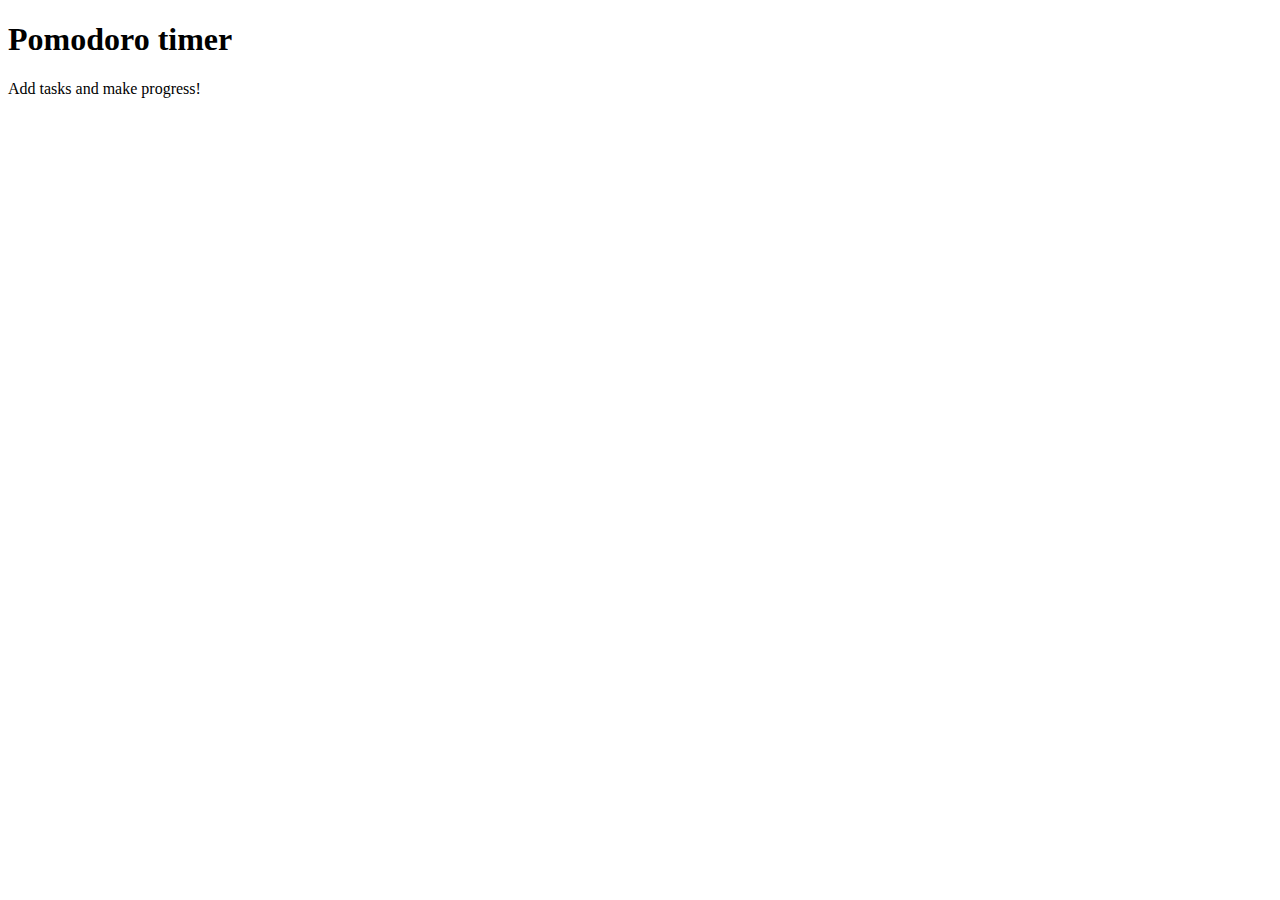
<file: index.html>
<!doctype html>
<html lang="en">
  <head>
    <meta charset="utf-8" />
    <meta name="viewport" content="width=device-width, initial-scale=1" />
    <title>Pomodoro Timer</title>
    <meta name="description" content="A Pomodoro timer to track tasks and maintain productivity" />
  </head>

  <body>
    <header>
      <h1>Pomodoro timer</h1>
      <p>Add tasks and make progress!</p>
    </header>

  </body>
</html>
</file>
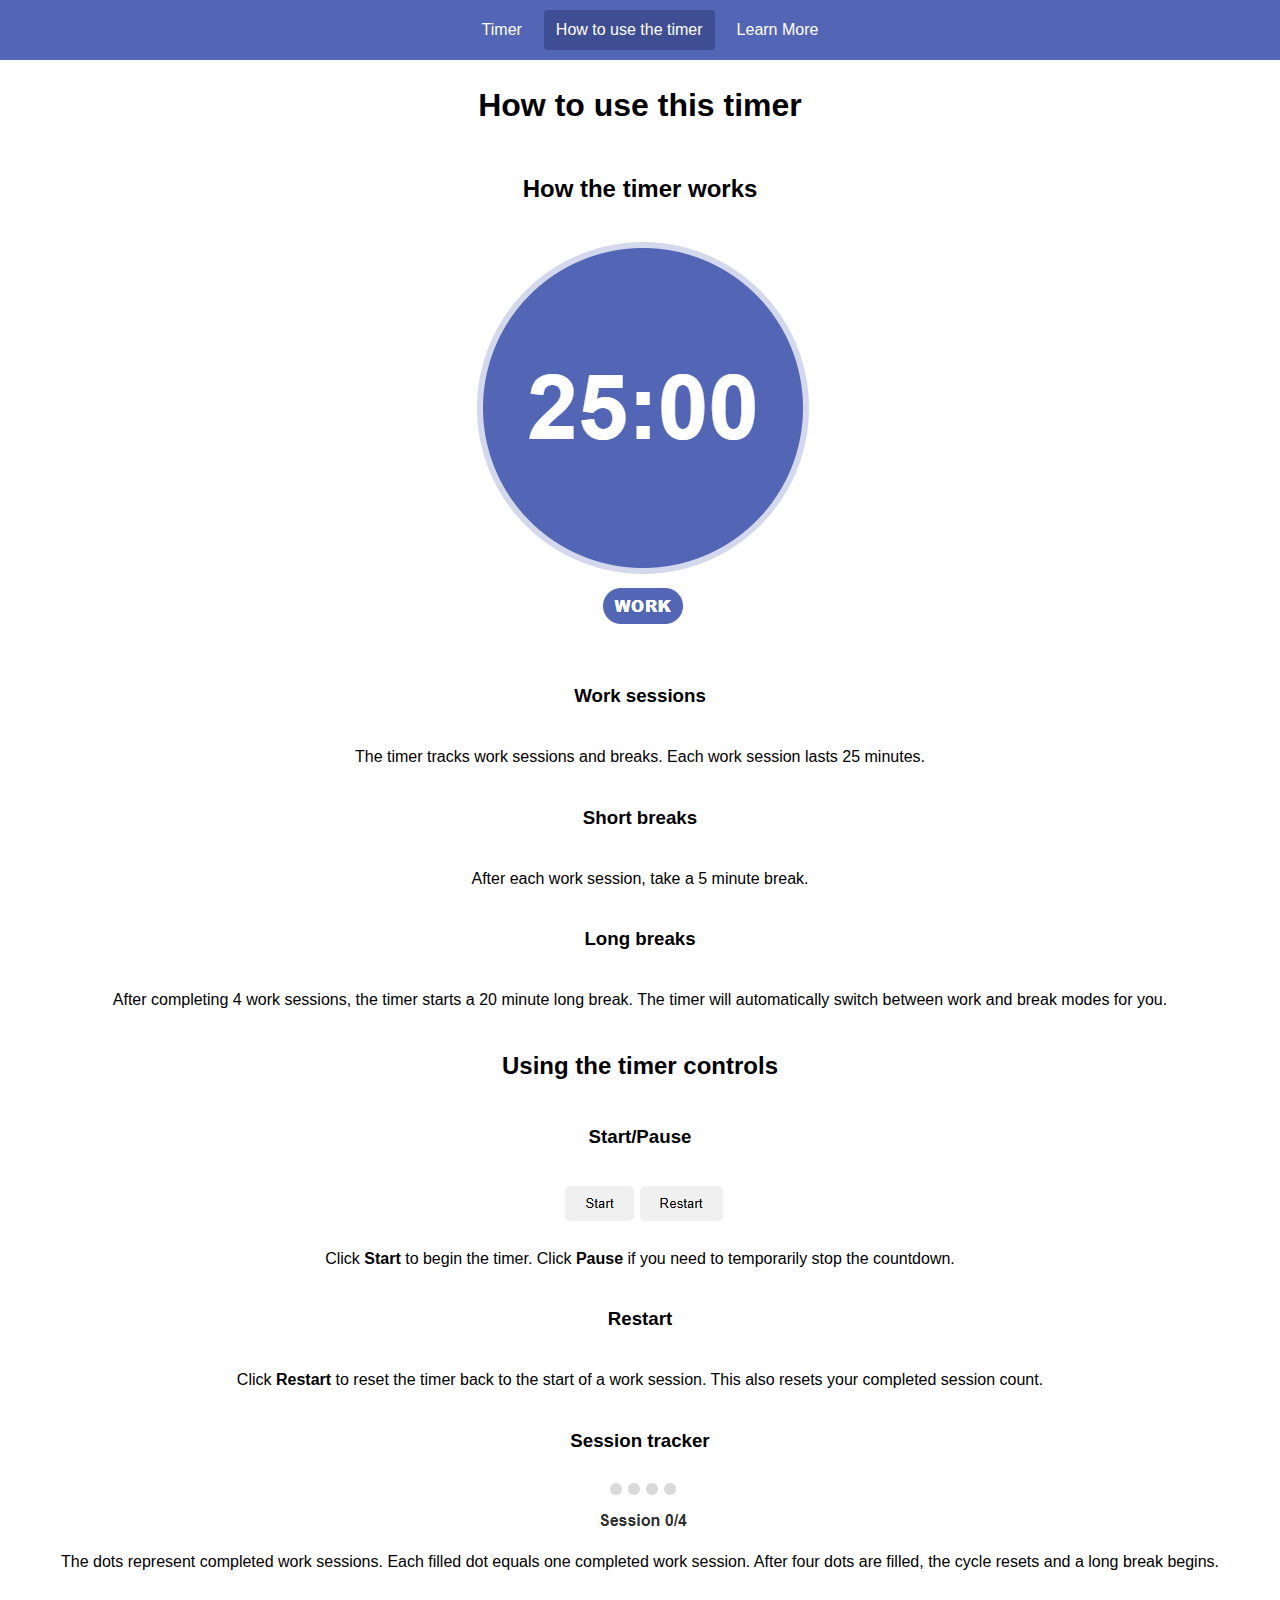
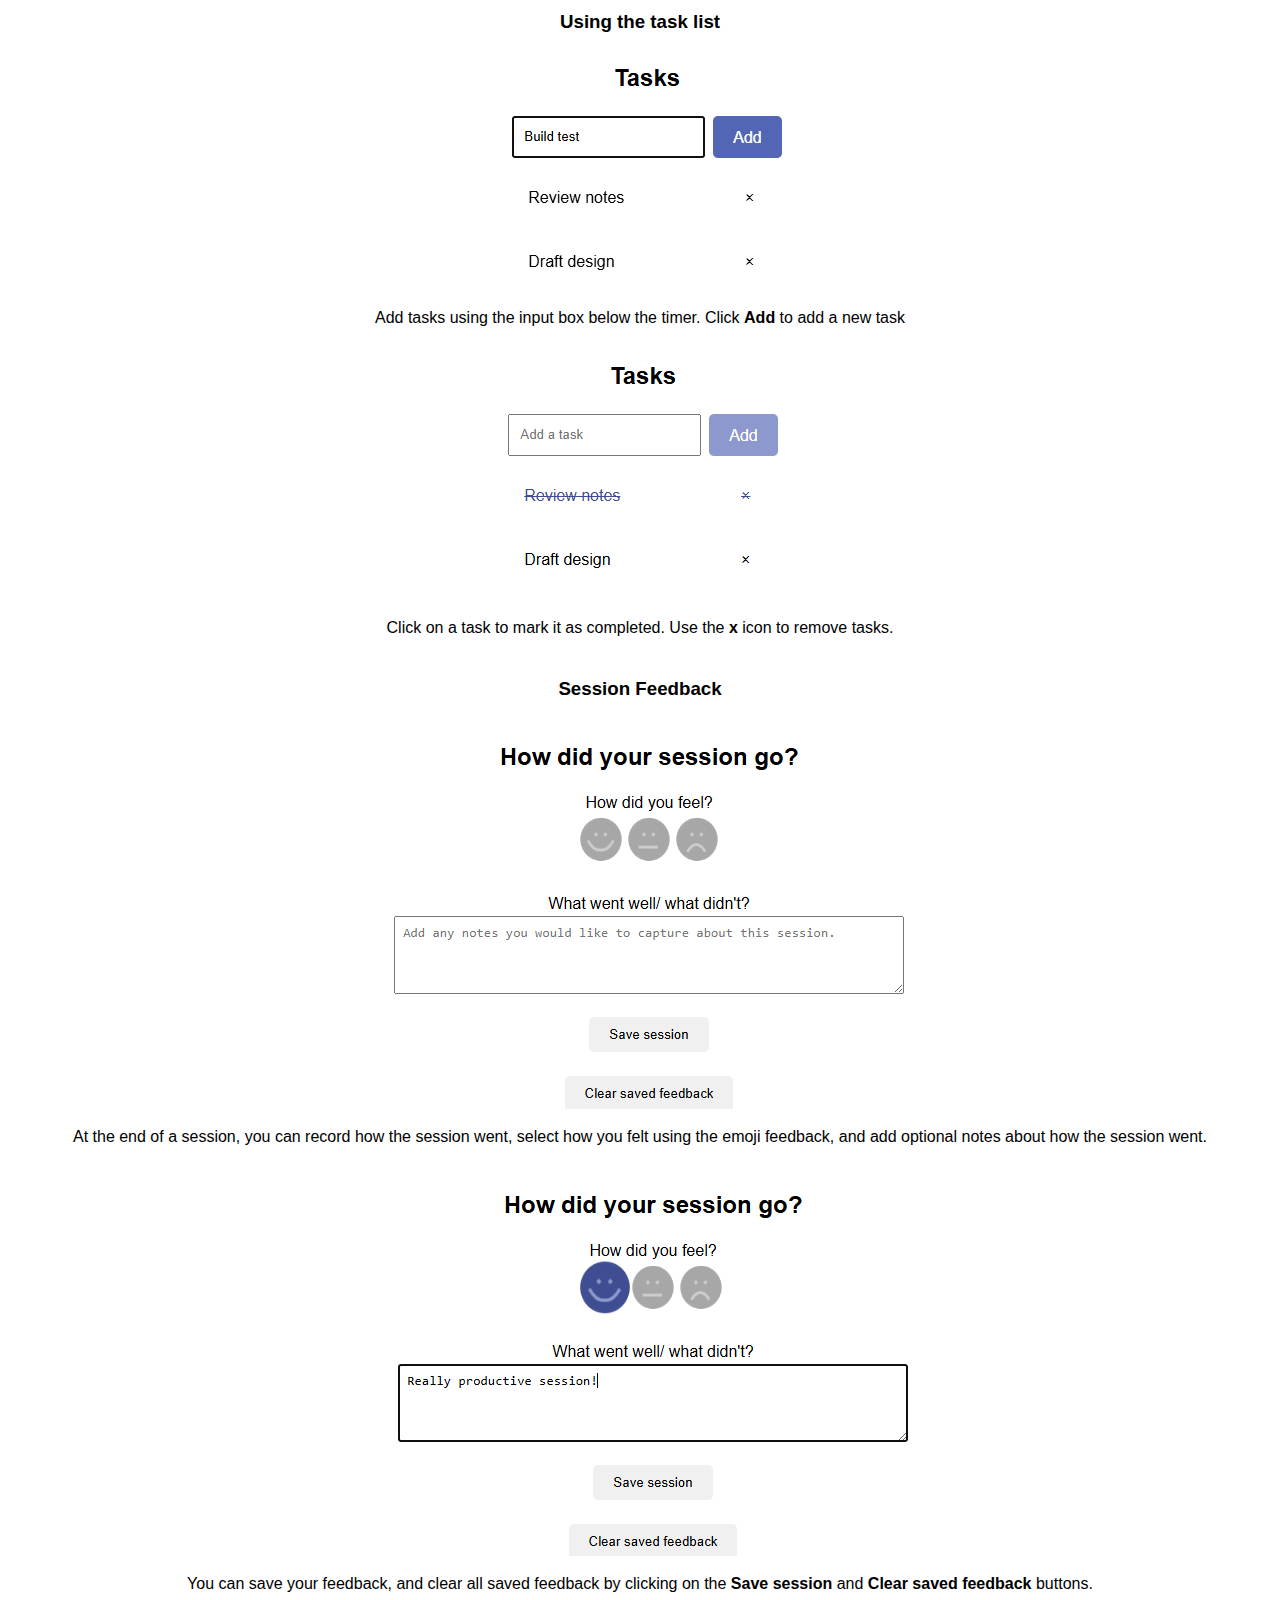
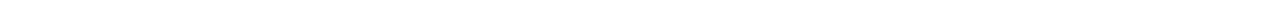
<file: how-to-use.html>
<!doctype html>
<html lang="en">
  <head>
    <meta charset="utf-8"/>
    <meta name="viewport" content="width=device-width, initial-scale=1"/>
    <title>Pomodoro Timer</title>
    <link rel="stylesheet" href="assets/css/style.css">
    <meta name="description" content="A Pomodoro timer to track tasks and maintain productivity"/>
  </head>

  <body>
    <!-- Nav bar at the top of each page -->
    <nav class="site-nav">
        <input type="checkbox" id="nav-toggle" class="nav-toggle">
        <div class="nav-top">
            <label for="nav-toggle" class="nav-toggle-label">&#9776;</label>
            <span class="nav-current">How to use the timer</span>
        </div>
        <div class="nav-links">
            <a href="index.html">Timer</a>
            <a href="how-to-use.html" class="active">How to use the timer</a>
            <a href="learn-more.html">Learn More</a>
        </div>
    </nav>
    <main class="page">
      <header>
        <h1>How to use this timer</h1>
      </header>
      <h2>How the timer works</h2>
      <img src="assets/images/timer-screenshot.png" alt="A screenshot of the pomodoro timer.">
      <h3>Work sessions</h3>
      <p>The timer tracks work sessions and breaks. Each work session lasts 25 minutes.</p>
      <h3>Short breaks</h3>
      <p>After each work session, take a 5 minute break.</p>
      <h3>Long breaks</h3>
      <p>After completing 4 work sessions, the timer starts a 20 minute long break. The timer will automatically switch between work and break modes for you.</p>
      <h2>Using the timer controls</h2>
      <h3>Start/Pause</h3>
      <img src="assets/images/start-restart-buttons.png" alt="'Start/Pause' and 'Restart' buttons.">
      <p>Click <strong>Start</strong> to begin the timer. Click <strong>Pause</strong> if you need to temporarily stop the countdown.</p>
      <h3>Restart</h3>
      <p>Click <strong>Restart</strong> to reset the timer back to the start of a work session. This also resets your completed session count.</p>
      <h3> Session tracker</h3>
      <img src="assets/images/session-tracker.png" alt="Four dots and a label showing how many work sessions are completed.">
      <p>The dots represent completed work sessions. Each filled dot equals one completed work session. After four dots are filled, the cycle resets and a long break begins.</p>
      <h3>Using the task list</h3>
      <img src="assets/images/task-list-1.png" alt="A screenshot of the blank task list.">
      <p>Add tasks using the input box below the timer. Click <strong>Add</strong> to add a new task</p>
      <img src="assets/images/task-list-2.png" alt="A screenshot of the task list with tasks added and completed.">
      <p>Click on a task to mark it as completed. Use the <strong>x</strong> icon to remove tasks.</p>
      <h3>Session Feedback</h3>
      <img src="assets/images/session-feedback-1.png" alt="A screenshot of the blank feedback section.">
      <p>At the end of a session, you can record how the session went, select how you felt using the emoji feedback, and add optional notes about how the session went.</p>
      <img src="assets/images/session-feedback-2.png" alt="A screenshot of a completed feedback section.">
      <p>You can save your feedback, and clear all saved feedback by clicking on the <strong>Save session</strong> and <strong>Clear saved feedback</strong> buttons.</p>
    </main>
    <script src="assets/js/script.js"></script>
  </body>
</html>
</file>
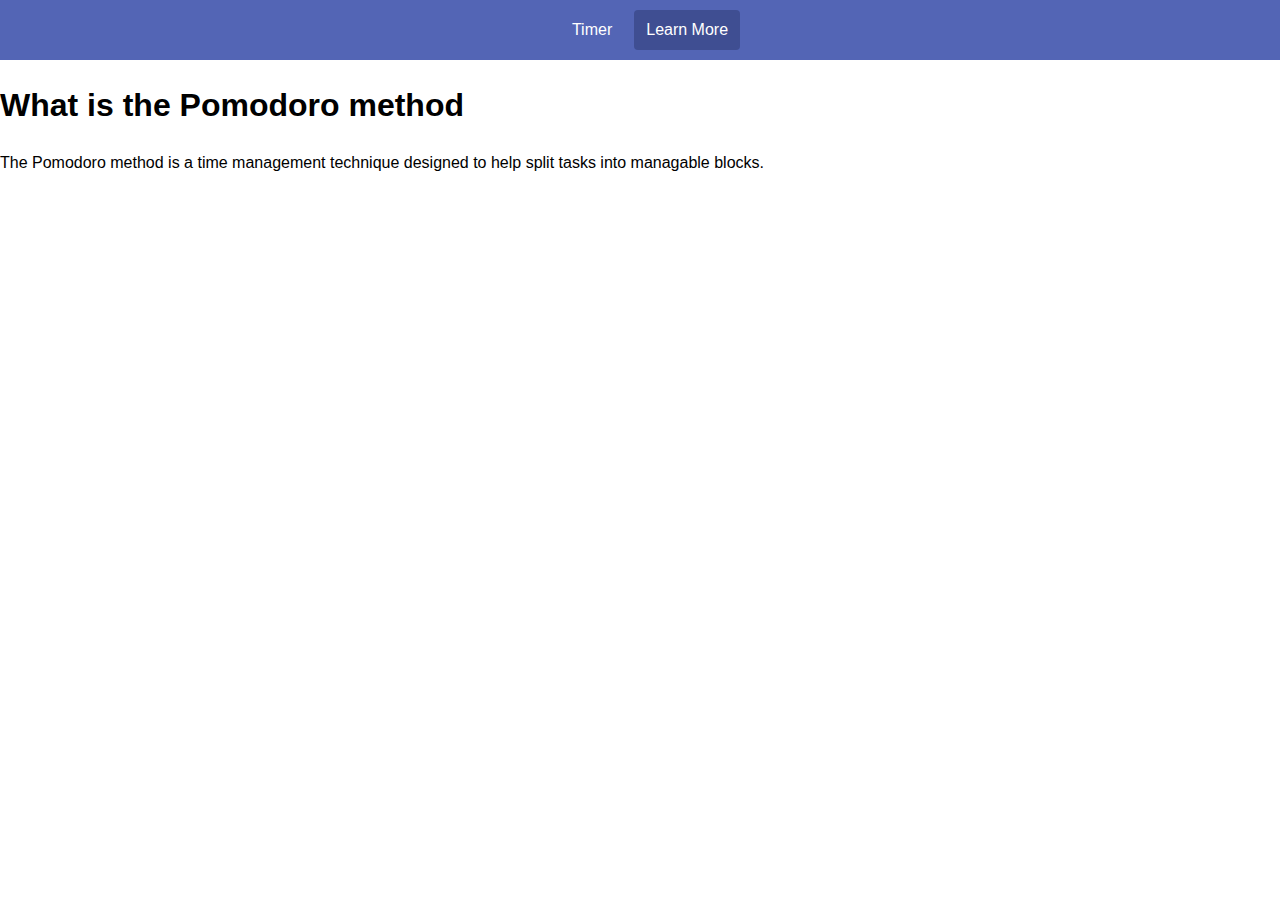
<file: learn-more.html>
<!doctype html>
<html lang="en">
  <head>
    <meta charset="utf-8" />
    <meta name="viewport" content="width=device-width, initial-scale=1" />
    <title>Pomodoro Timer</title>
    <link rel="stylesheet" href="assets/css/style.css">
    <meta name="description" content="A Pomodoro timer to track tasks and maintain productivity" />
  </head>

  <body>
    <!-- Nav bar at the top of each page -->
    <nav class="site-nav">
        <input type="checkbox" id="nav-toggle" class="nav-toggle">
        <div class="nav-top">
            <label for="nav-toggle" class="nav-toggle-label">&#9776;</label>
            <span class="nav-current">Home</span>
        </div>
        <div class="nav-links">
            <a href="index.html">Timer</a>
            <a href="learn-more.html" class="active">Learn More</a>
        </div>
    </nav>
    <header>
      <h1>What is the Pomodoro method</h1>
      <p>The Pomodoro method is a time management technique designed to help split tasks into managable blocks.</p>
    </header>
    <script src="assets/js/script.js"></script>
  </body>
</html>
</file>
<file: assets/css/style.css>
/* Colour variables to save having to refer to the hex codes each time they are used */
:root {
    --pomo-blue: #5365B5;
    --pomo-light-blue: #8D99CE;
    --pomo-dark-blue: #3F4E92;
    --pomo-white: #ffffff;
}

body {
    font-family: sans-serif;
    line-height: 1.5;
    min-height: 100vh;
    margin: 0;
}

.page {
    display: flex;
    flex-direction: column;
    align-items: center;
    text-align: center;
}

.main {
    border-radius: 15px;
    box-shadow: 0 0 20px rgba(0, 0, 0, 0.2);
    padding: 10px 20px;
    transition: transform 0.2s;
    width: 500px;
    height: 400px;
    text-align: center;
}

/* Nav bar */
.site-nav {
    background-color: var(--pomo-blue);
    color: var(--pomo-white);
    padding: 10px;
    position: sticky;
    top: 0;
    width: 100%;
    z-index: 1000;
    display: flex;
    justify-content: center;
    align-items: center
}

.site-nav .nav-links {
    display: flex;
    gap: 10px;
}

.site-nav .nav-links a {
    color: var(--pomo-white);
    text-decoration: none;
    padding: 0.5em 0.75em;
}

.site-nav .nav-links a.active {
    background-color: var(--pomo-dark-blue);
    border-radius: 4px;
}

/* Hide the burger menu on desktop */
.site-nav .nav-toggle {
    display: none;
}

.site-nav .nav-toggle-label,
.site-nav .nav-current {
    display: none;
}

/* Sizing for mobile screens */
@media (max-width: 768px) {
    body {
        font-size: 0.9rem;
    }
    .content {
        padding: 0 15px;
    }

    /* Change nav to burger menu */
    .site-nav {
        justify-content: space-between;
        flex-wrap: wrap;
        padding: 8px 12px;
        font-size: 0.9rem;
    }

    .site-nav .nav-top {
        display: flex;
        align-items: center;
        gap: 10px;
        width: 100%;
    }

    .site-nav .nav-toggle-label,
    .site-nav .nav-current {
        display: inline-flex;
        align-items: center;
        font-weight: 700;
        white-space: nowrap;
        overflow: hidden;
        text-overflow: ellipsis;
        max-width: 80%;
    }

    .site-nav .nav-toggle-label {
        display: inline-flex;
        font-size: 1.6rem;
        cursor: pointer;
    }

    /* Hide links on mobile */
    .site-nav .nav-links {
        display: none;
        flex-direction: column;
        width: 100%;
        margin-top: 8px;
    }

    .site-nav .nav-links a {
        text-align: center;
        padding: 0.6em 0.3em;
        border-top: 1px solid rgba(255, 255, 255, 0.2);
    }

    .site-nav .nav-toggle:checked ~ .nav-links {
        display: flex;
    }
}

.btn {
    border: none;
    padding: 10px 20px;
    border-radius: 5px;
    cursor: pointer;
}

.btn:hover {
    background-color: var(--pomo-blue);
    transition: background-color 0.3s;
}

/* Timer formatting */
.timer-circle {
    width: min(60vmin, 320px);
    height: min(60vmin, 320px);
    margin: 20px auto;
    border-radius: 50%;
    display: grid;
    place-items: center;
    font-size: clamp(48px, 10vmin, 96px);
    font-weight: 700;
    color: var(--pomo-white);
    background: var(--pomo-blue);
}

.timer-circle.work {
    background-color: var(--pomo-blue);
}

.timer-circle.break {
    background-color: var(--pomo-light-blue);
}
.control-buttons {
    margin-top: 75px;
    display: flex;
    justify-content: space-evenly;
}

.control-buttons button {
    border: none;
    padding: 10px 20px;
    border-radius: 5px;
    cursor: pointer;
}

.control-buttons button:hover {
    background-color: var(--pomo-blue);
    transition: background-color 0.3s;
}

/* Task list formatting */
.tasks {
    margin-top: 24px;
}

.task-input {
    display: flex;
    align-items: center;
    gap: 8px;
    margin-bottom: 12px;
}

.task-input input {
    flex: 1;
    padding: 10px;
}

.task-list {
    list-style: none;
    padding: 0;
    margin: 0;
}

.task-list li {
    background: var(--pomo-white);
    padding: 0.75rem 1rem;
    margin-bottom: 0.5rem;
    border-radius: 6px;
    cursor: pointer;
    display: flex;
    justify-content: space-between;
    align-items: center;
    transition: background-color 0.2s ease, color 0.2s ease;
}

.task-list li.checked {
    text-decoration: line-through;
    color: var(--pomo-dark-blue);
}

/* Darker background on hover */
.task-list li:hover {
    background: var(--pomo-dark-blue);
    color: var(--pomo-white);
}

/* Session feedback */
.session-feedback {
    margin-top: 2rem;
    padding: 1.5rem;
    background-color: var(--pomo-white);
    border-radius: 8px;
}

.session-feedback h2 {
    margin-bottom: 1rem;
}

.emoji-group {
    display: flex;
    justify-content: center;
    gap: 1 rem;
    margin-bottom: 1 rem;
    border: none;
    margin: 1rem 0;
    padding: 0;
}

.emoji-group label {
    font-size: 2rem;
    cursor: pointer;
}

.emoji-group input {
    display: none;
}

.emoji-group input:checked + span {
    outline: 2px solid var(--pomo-dark-blue);
}

.emoji-group input[type="radio"] {
    position: absolute;
    opacity: 0;
}

.emoji-group input[type="radio"]:checked + img {
    filter: none;
    opacity: 1;
    transform: scale(1.2);
}

.emoji-group img {
    width: 48px;
    height: 48px;
    filter: grayscale(100%);
    opacity: 0.5;
    transition: transform 0.2s ease, filter 0.2s ease, opacity 0.2s ease;
}

.mood-icon {
    width: 32px;
    height: 32px;
    vertical-align: middle;
    margin-right: 8px;
}

textarea {
    width: 100%;
    padding: 0.5rem;
    margin-bottom: 1rem;
    resize: vertical;
}

button {
    padding: 0.5rem 1.2rem;
    cursor: pointer;
}

.hidden {
    display: none;
}
</file>
